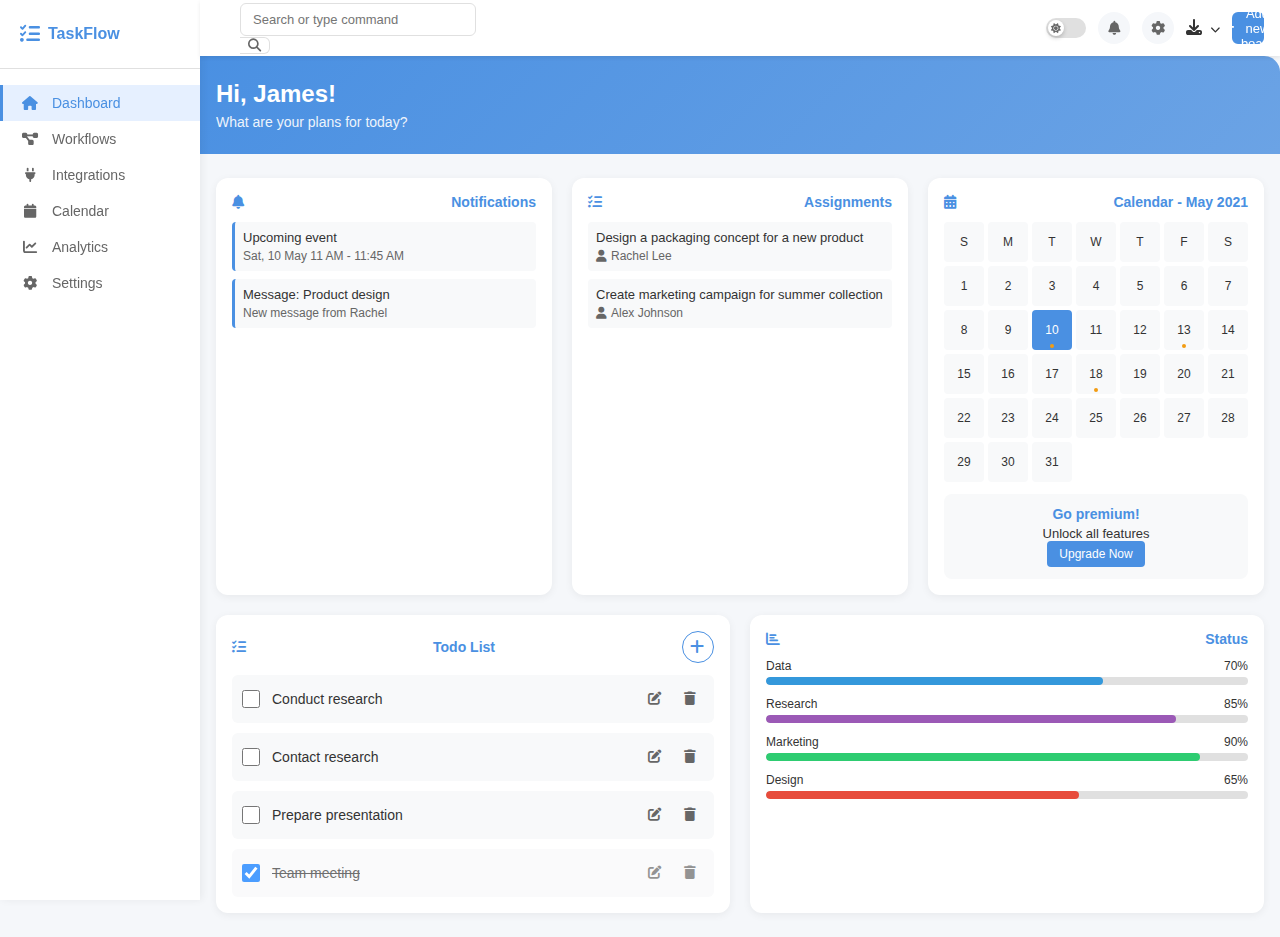
<file: etc/v1.html>
<!DOCTYPE html>
<html lang="id">
<head>
    <meta charset="UTF-8">
    <meta name="viewport" content="width=device-width, initial-scale=1.0">
    <title>Task Management Platform</title>
    <link rel="stylesheet" href="https://cdnjs.cloudflare.com/ajax/libs/font-awesome/6.4.0/css/all.min.css">
    <style>
        * {
            margin: 0;
            padding: 0;
            box-sizing: border-box;
        }

        body {
            font-family: 'Segoe UI', Tahoma, Geneva, Verdana, sans-serif;
            background-color: #f5f7fa;
            color: #333;
            display: flex;
            transition: background-color 0.3s, color 0.3s;
        }

        body.dark-mode {
            background-color: #1a1a2e;
            color: #eee;
        }

        /* Sidebar Styles */
        .sidebar {
            width: 200px;
            background-color: white;
            box-shadow: 2px 0 8px rgba(0,0,0,0.06);
            padding: 24px 0;
            position: fixed;
            height: 100vh;
            overflow-y: auto;
            z-index: 10;
            transition: background-color 0.3s;
        }

        body.dark-mode .sidebar {
            background-color: #16213e;
            box-shadow: 2px 0 8px rgba(0,0,0,0.2);
        }

        .sidebar-logo {
            display: flex;
            align-items: center;
            gap: 8px;
            padding: 0 20px 24px;
            border-bottom: 1px solid #e0e0e0;
            margin-bottom: 16px;
        }

        body.dark-mode .sidebar-logo {
            border-bottom-color: #0f3460;
        }

        .sidebar-logo i {
            font-size: 20px;
            color: #4a90e2;
        }

        .sidebar-logo span {
            font-size: 16px;
            font-weight: 600;
            color: #4a90e2;
        }

        .sidebar-menu {
            list-style: none;
        }

        .sidebar-item {
            display: flex;
            align-items: center;
            gap: 12px;
            padding: 10px 20px;
            color: #666;
            cursor: pointer;
            transition: all 0.2s;
            font-size: 14px;
        }

        body.dark-mode .sidebar-item {
            color: #aaa;
        }

        .sidebar-item:hover {
            background-color: #f0f4f8;
            color: #4a90e2;
        }

        body.dark-mode .sidebar-item:hover {
            background-color: #0f3460;
            color: #64b5f6;
        }

        .sidebar-item.active {
            background-color: #e6f0ff;
            color: #4a90e2;
            border-left: 3px solid #4a90e2;
            padding-left: 17px;
        }

        body.dark-mode .sidebar-item.active {
            background-color: #0f3460;
            color: #64b5f6;
            border-left-color: #64b5f6;
        }

        .sidebar-item i {
            width: 20px;
            text-align: center;
        }

        /* Main Content Container */
        .main-container {
            flex: 1;
            margin-left: 200px;
            display: flex;
            flex-direction: column;
        }

        /* Header Styles */
        .header {
            background-color: white;
            box-shadow: 0 2px 4px rgba(0,0,0,0.08);
            padding: 0 16px;
            height: 56px;
            display: flex;
            align-items: center;
            justify-content: space-between;
            position: sticky;
            top: 0;
            z-index: 100;
            transition: background-color 0.3s;
        }

        body.dark-mode .header {
            background-color: #0f3460;
            box-shadow: 0 2px 4px rgba(0,0,0,0.2);
        }

        .search-container {
            flex: 1;
            max-width: 400px;
            margin: 0 24px;
            display: flex;
            align-items: center;
        }

        .search-box {
            width: 100%;
            padding: 8px 12px;
            border: 1px solid #e0e0e0;
            border-radius: 6px;
            font-size: 13px;
            outline: none;
            transition: border-color 0.2s;
        }

        body.dark-mode .search-box {
            background-color: #16213e;
            border-color: #0f3460;
            color: #eee;
        }

        .search-box:focus {
            border-color: #4a90e2;
        }

        .search-button {
            background: none;
            border: 1px solid #e0e0e0;
            border-left: none;
            color: #666;
            cursor: pointer;
            padding: 0 8px;
            border-radius: 0 6px 6px 0;
            transition: background-color 0.2s;
        }

        body.dark-mode .search-button {
            border-color: #0f3460;
            color: #aaa;
        }

        .search-button:hover {
            background-color: #f0f4f8;
        }

        body.dark-mode .search-button:hover {
            background-color: #0f3460;
        }

        .header-actions {
            display: flex;
            align-items: center;
            gap: 12px;
        }

        .action-btn {
            width: 32px;
            height: 32px;
            border-radius: 50%;
            border: none;
            background-color: #f5f7fa;
            color: #666;
            cursor: pointer;
            display: flex;
            align-items: center;
            justify-content: center;
            transition: all 0.2s;
        }

        body.dark-mode .action-btn {
            background-color: #16213e;
            color: #aaa;
        }

        .action-btn:hover {
            background-color: #e6f0ff;
            color: #4a90e2;
        }

        body.dark-mode .action-btn:hover {
            background-color: #0f3460;
            color: #64b5f6;
        }

        .action-btn i {
            font-size: 14px;
        }

        .export-btn {
            position: relative;
        }

        .export-dropdown {
            position: absolute;
            top: 100%;
            right: 0;
            margin-top: 8px;
            background: white;
            border-radius: 8px;
            box-shadow: 0 4px 12px rgba(0,0,0,0.15);
            padding: 8px;
            display: none;
            min-width: 120px;
        }

        body.dark-mode .export-dropdown {
            background: #16213e;
            box-shadow: 0 4px 12px rgba(0,0,0,0.3);
        }

        .export-dropdown.active {
            display: block;
        }

        .export-option {
            padding: 8px 12px;
            border-radius: 6px;
            cursor: pointer;
            transition: background 0.2s;
            font-size: 13px;
        }

        .export-option:hover {
            background-color: #f5f7fa;
        }

        body.dark-mode .export-option:hover {
            background-color: #0f3460;
        }

        .add-board-btn {
            background-color: #4a90e2;
            color: white;
            border-radius: 6px;
            padding: 6px 12px;
            font-weight: 500;
            font-size: 13px;
            transition: background-color 0.2s;
            display: flex;
            align-items: center;
            gap: 6px;
        }

        body.dark-mode .add-board-btn {
            background-color: #0f4c81;
        }

        .add-board-btn:hover {
            background-color: #3a7bc8;
        }

        body.dark-mode .add-board-btn:hover {
            background-color: #0a3d62;
        }

        .theme-toggle {
            position: relative;
            width: 40px;
            height: 20px;
            background-color: #e0e0e0;
            border-radius: 10px;
            cursor: pointer;
            transition: background-color 0.3s;
        }

        body.dark-mode .theme-toggle {
            background-color: #0f3460;
        }

        .theme-toggle-slider {
            position: absolute;
            top: 2px;
            left: 2px;
            width: 16px;
            height: 16px;
            background-color: white;
            border-radius: 50%;
            transition: transform 0.3s;
            box-shadow: 0 2px 4px rgba(0,0,0,0.2);
            display: flex;
            align-items: center;
            justify-content: center;
        }

        .theme-toggle.active {
            background-color: #4a90e2;
        }

        .theme-toggle.active .theme-toggle-slider {
            transform: translateX(20px);
        }

        .theme-toggle i {
            font-size: 10px;
            color: #666;
        }

        body.dark-mode .theme-toggle i {
            color: #aaa;
        }

        /* Greeting Section */
        .greeting-section {
            padding: 24px 16px;
            background: linear-gradient(135deg, #4a90e2 0%, #6ba3e5 100%);
            color: white;
            border-radius: 0 16px 0 0;
            transition: background 0.3s;
        }

        body.dark-mode .greeting-section {
            background: linear-gradient(135deg, #0f4c81 0%, #1a5490 100%);
        }

        .greeting-content {
            max-width: 1200px;
            margin: 0 auto;
        }

        .greeting-title {
            font-size: 24px;
            font-weight: 600;
            margin-bottom: 6px;
        }

        .greeting-subtitle {
            font-size: 14px;
            opacity: 0.9;
        }

        /* Content Area */
        .content-area {
            flex: 1;
            padding: 24px 16px;
            max-width: 1200px;
            margin: 0 auto;
            width: 100%;
        }

        /* Cards Grid */
        .cards-grid {
            display: grid;
            grid-template-columns: repeat(3, 1fr);
            gap: 20px;
            margin-bottom: 20px;
        }

        .card {
            background: white;
            border-radius: 12px;
            padding: 16px;
            box-shadow: 0 2px 8px rgba(0,0,0,0.06);
            transition: background-color 0.3s, box-shadow 0.3s;
        }

        body.dark-mode .card {
            background-color: #16213e;
            box-shadow: 0 2px 8px rgba(0,0,0,0.2);
        }

        .card-header {
            display: flex;
            align-items: center;
            justify-content: space-between;
            margin-bottom: 12px;
            font-weight: 600;
            color: #4a90e2;
            font-size: 14px;
        }

        body.dark-mode .card-header {
            color: #64b5f6;
        }

        .card-content {
            font-size: 13px;
        }

        /* Todo List Styles */
        .todo-list {
            display: flex;
            flex-direction: column;
            gap: 10px;
        }

        .todo-item {
            display: flex;
            align-items: center;
            padding: 10px;
            background-color: #f8f9fa;
            border-radius: 6px;
            transition: background-color 0.2s;
        }

        body.dark-mode .todo-item {
            background-color: #0f3460;
        }

        .todo-item.completed {
            opacity: 0.7;
        }

        .todo-item.completed .todo-text {
            text-decoration: line-through;
        }

        .todo-checkbox {
            width: 18px;
            height: 18px;
            margin-right: 12px;
            cursor: pointer;
        }

        .todo-text {
            flex: 1;
            font-size: 14px;
        }

        .todo-actions {
            display: flex;
            gap: 8px;
        }

        .todo-btn {
            width: 28px;
            height: 28px;
            border-radius: 4px;
            border: none;
            background-color: transparent;
            color: #666;
            cursor: pointer;
            display: flex;
            align-items: center;
            justify-content: center;
            transition: all 0.2s;
        }

        body.dark-mode .todo-btn {
            color: #aaa;
        }

        .todo-btn:hover {
            background-color: #e6f0ff;
            color: #4a90e2;
        }

        body.dark-mode .todo-btn:hover {
            background-color: #0f3460;
            color: #64b5f6;
        }

        .add-todo-btn {
            width: 32px;
            height: 32px;
            border-radius: 50%;
            border: 1px solid #4a90e2;
            background-color: transparent;
            color: #4a90e2;
            cursor: pointer;
            display: flex;
            align-items: center;
            justify-content: center;
            transition: all 0.2s;
            font-size: 16px;
        }

        body.dark-mode .add-todo-btn {
            border-color: #64b5f6;
            color: #64b5f6;
        }

        .add-todo-btn:hover {
            background-color: #4a90e2;
            color: white;
        }

        body.dark-mode .add-todo-btn:hover {
            background-color: #64b5f6;
            color: #16213e;
        }

        /* Edit Input */
        .todo-input {
            flex: 1;
            padding: 6px 10px;
            border: 1px solid #4a90e2;
            border-radius: 4px;
            font-size: 14px;
            outline: none;
        }

        body.dark-mode .todo-input {
            background-color: #0f3460;
            color: #eee;
            border-color: #64b5f6;
        }

        /* Notification Styles */
        .notification-item {
            padding: 8px;
            background-color: #f8f9fa;
            border-left: 3px solid #4a90e2;
            margin-bottom: 8px;
            border-radius: 4px;
            transition: background-color 0.3s;
        }

        body.dark-mode .notification-item {
            background-color: #0f3460;
            border-left-color: #64b5f6;
        }

        .notification-title {
            font-weight: 500;
            margin-bottom: 4px;
        }

        .notification-time {
            color: #666;
            font-size: 12px;
        }

        body.dark-mode .notification-time {
            color: #aaa;
        }

        /* Assignment Styles */
        .assignment-item {
            padding: 8px;
            background-color: #f8f9fa;
            margin-bottom: 8px;
            border-radius: 4px;
            transition: background-color 0.3s;
        }

        body.dark-mode .assignment-item {
            background-color: #0f3460;
        }

        .assignment-title {
            font-weight: 500;
            margin-bottom: 4px;
        }

        .assignment-assigner {
            display: flex;
            align-items: center;
            gap: 4px;
            color: #666;
            font-size: 12px;
        }

        body.dark-mode .assignment-assigner {
            color: #aaa;
        }

        /* Calendar Styles */
        .calendar-grid {
            display: grid;
            grid-template-columns: repeat(7, 1fr);
            gap: 4px;
            margin-top: 8px;
        }

        .calendar-day {
            aspect-ratio: 1;
            display: flex;
            align-items: center;
            justify-content: center;
            border-radius: 4px;
            font-size: 12px;
            background-color: #f8f9fa;
            transition: background-color 0.3s;
        }

        body.dark-mode .calendar-day {
            background-color: #0f3460;
        }

        .calendar-day.today {
            background-color: #4a90e2;
            color: white;
        }

        body.dark-mode .calendar-day.today {
            background-color: #0f4c81;
        }

        .calendar-day.event {
            position: relative;
        }

        .calendar-day.event::after {
            content: '';
            position: absolute;
            bottom: 2px;
            left: 50%;
            transform: translateX(-50%);
            width: 4px;
            height: 4px;
            background-color: #f39c12;
            border-radius: 50%;
        }

        /* Status Styles */
        .stat-item {
            margin-bottom: 12px;
        }

        .stat-label {
            display: flex;
            justify-content: space-between;
            margin-bottom: 4px;
            font-size: 12px;
        }

        .stat-bar {
            height: 8px;
            background-color: #e0e0e0;
            border-radius: 4px;
            overflow: hidden;
        }

        body.dark-mode .stat-bar {
            background-color: #0f3460;
        }

        .stat-progress {
            height: 100%;
            border-radius: 4px;
        }

        /* Go Premium Styles */
        .go-premium {
            background-color: #f8f9fa;
            border-radius: 8px;
            padding: 12px;
            text-align: center;
            margin-top: 12px;
            transition: background-color 0.3s;
        }

        body.dark-mode .go-premium {
            background-color: #0f3460;
        }

        .go-premium h3 {
            color: #4a90e2;
            font-size: 14px;
            margin-bottom: 4px;
        }

        body.dark-mode .go-premium h3 {
            color: #64b5f6;
        }

        .premium-btn {
            background-color: #4a90e2;
            color: white;
            border: none;
            padding: 6px 12px;
            border-radius: 4px;
            cursor: pointer;
            font-weight: 500;
            font-size: 12px;
            transition: background-color 0.2s;
        }

        body.dark-mode .premium-btn {
            background-color: #0f4c81;
        }

        .premium-btn:hover {
            background-color: #3a7bc8;
        }

        body.dark-mode .premium-btn:hover {
            background-color: #0a3d62;
        }

        /* Bottom Row */
        .bottom-row {
            display: grid;
            grid-template-columns: repeat(2, 1fr);
            gap: 20px;
        }

        /* Responsive */
        @media (max-width: 1024px) {
            .cards-grid {
                grid-template-columns: repeat(2, 1fr);
            }
            
            .bottom-row {
                grid-template-columns: 1fr;
            }
        }

        @media (max-width: 768px) {
            .sidebar {
                width: 60px;
            }
            
            .sidebar-logo span {
                display: none;
            }
            
            .sidebar-item span {
                display: none;
            }
            
            .main-container {
                margin-left: 60px;
            }
            
            .cards-grid {
                grid-template-columns: 1fr;
            }
        }
    </style>
</head>
<body>
    <!-- Sidebar -->
    <aside class="sidebar">
        <div class="sidebar-logo">
            <i class="fas fa-tasks"></i>
            <span>TaskFlow</span>
        </div>
        <ul class="sidebar-menu">
            <li class="sidebar-item active">
                <i class="fas fa-home"></i>
                <span>Dashboard</span>
            </li>
            <li class="sidebar-item">
                <i class="fas fa-project-diagram"></i>
                <span>Workflows</span>
            </li>
            <li class="sidebar-item">
                <i class="fas fa-plug"></i>
                <span>Integrations</span>
            </li>
            <li class="sidebar-item">
                <i class="fas fa-calendar"></i>
                <span>Calendar</span>
            </li>
            <li class="sidebar-item">
                <i class="fas fa-chart-line"></i>
                <span>Analytics</span>
            </li>
            <li class="sidebar-item">
                <i class="fas fa-cog"></i>
                <span>Settings</span>
            </li>
        </ul>
    </aside>

    <!-- Main Container -->
    <div class="main-container">
        <!-- Header -->
        <header class="header">
            <div class="search-container">
                <form action="https://www.google.com/search" method="GET" target="_blank">
                    <input type="text" class="search-box" name="q" placeholder="Search or type command">
                    <button type="submit" class="search-button">
                        <i class="fas fa-search"></i>
                    </button>
                </form>
            </div>

            <div class="header-actions">
                <button class="action-btn theme-toggle" id="themeToggle">
                    <div class="theme-toggle-slider">
                        <i class="fas fa-sun"></i>
                    </div>
                </button>
                <button class="action-btn">
                    <i class="fas fa-bell"></i>
                </button>
                <button class="action-btn">
                    <i class="fas fa-cog"></i>
                </button>
                <div class="export-btn" id="exportBtn">
                    <i class="fas fa-download"></i>
                    <i class="fas fa-chevron-down" style="margin-left: 4px; font-size: 10px;"></i>
                    <div class="export-dropdown" id="exportDropdown">
                        <div class="export-option">Export as PDF</div>
                        <div class="export-option">Export as CSV</div>
                        <div class="export-option">Export as JSON</div>
                    </div>
                </div>
                <button class="action-btn add-board-btn">
                    <i class="fas fa-plus"></i> Add new board
                </button>
            </div>
        </header>

        <!-- Greeting Section -->
        <section class="greeting-section">
            <div class="greeting-content">
                <h1 class="greeting-title">Hi, James!</h1>
                <p class="greeting-subtitle">What are your plans for today?</p>
            </div>
        </section>

        <!-- Content Area -->
        <div class="content-area">
            <!-- Top Row - 3 Cards -->
            <div class="cards-grid">
                <!-- Notifications Card -->
                <div class="card">
                    <div class="card-header">
                        <i class="fas fa-bell"></i>
                        Notifications
                    </div>
                    <div class="card-content">
                        <div class="notification-item">
                            <div class="notification-title">Upcoming event</div>
                            <div class="notification-time">Sat, 10 May 11 AM - 11:45 AM</div>
                        </div>
                        <div class="notification-item">
                            <div class="notification-title">Message: Product design</div>
                            <div class="notification-time">New message from Rachel</div>
                        </div>
                    </div>
                </div>

                <!-- Assignments Card -->
                <div class="card">
                    <div class="card-header">
                        <i class="fas fa-tasks"></i>
                        Assignments
                    </div>
                    <div class="card-content">
                        <div class="assignment-item">
                            <div class="assignment-title">Design a packaging concept for a new product</div>
                            <div class="assignment-assigner">
                                <i class="fas fa-user"></i> Rachel Lee
                            </div>
                        </div>
                        <div class="assignment-item">
                            <div class="assignment-title">Create marketing campaign for summer collection</div>
                            <div class="assignment-assigner">
                                <i class="fas fa-user"></i> Alex Johnson
                            </div>
                        </div>
                    </div>
                </div>

                <!-- Calendar Card -->
                <div class="card">
                    <div class="card-header">
                        <i class="fas fa-calendar-alt"></i>
                        Calendar - May 2021
                    </div>
                    <div class="card-content">
                        <div class="calendar-grid">
                            <div class="calendar-day">S</div>
                            <div class="calendar-day">M</div>
                            <div class="calendar-day">T</div>
                            <div class="calendar-day">W</div>
                            <div class="calendar-day">T</div>
                            <div class="calendar-day">F</div>
                            <div class="calendar-day">S</div>
                            <div class="calendar-day">1</div>
                            <div class="calendar-day">2</div>
                            <div class="calendar-day">3</div>
                            <div class="calendar-day">4</div>
                            <div class="calendar-day">5</div>
                            <div class="calendar-day">6</div>
                            <div class="calendar-day">7</div>
                            <div class="calendar-day">8</div>
                            <div class="calendar-day">9</div>
                            <div class="calendar-day today event">10</div>
                            <div class="calendar-day">11</div>
                            <div class="calendar-day">12</div>
                            <div class="calendar-day event">13</div>
                            <div class="calendar-day">14</div>
                            <div class="calendar-day">15</div>
                            <div class="calendar-day">16</div>
                            <div class="calendar-day">17</div>
                            <div class="calendar-day event">18</div>
                            <div class="calendar-day">19</div>
                            <div class="calendar-day">20</div>
                            <div class="calendar-day">21</div>
                            <div class="calendar-day">22</div>
                            <div class="calendar-day">23</div>
                            <div class="calendar-day">24</div>
                            <div class="calendar-day">25</div>
                            <div class="calendar-day">26</div>
                            <div class="calendar-day">27</div>
                            <div class="calendar-day">28</div>
                            <div class="calendar-day">29</div>
                            <div class="calendar-day">30</div>
                            <div class="calendar-day">31</div>
                        </div>
                        <div class="go-premium">
                            <h3>Go premium!</h3>
                            <p>Unlock all features</p>
                            <button class="premium-btn">Upgrade Now</button>
                        </div>
                    </div>
                </div>
            </div>

            <!-- Bottom Row - 2 Cards -->
            <div class="bottom-row">
                <!-- Todo List Card -->
                <div class="card">
                    <div class="card-header">
                        <i class="fas fa-list-check"></i>
                        Todo List
                        <button class="add-todo-btn" id="addTodoBtn">
                            <i class="fas fa-plus"></i>
                        </button>
                    </div>
                    <div class="card-content">
                        <div class="todo-list" id="todoList">
                            <div class="todo-item">
                                <input type="checkbox" class="todo-checkbox">
                                <span class="todo-text">Conduct research</span>
                                <div class="todo-actions">
                                    <button class="todo-btn edit-btn"><i class="fas fa-edit"></i></button>
                                    <button class="todo-btn delete-btn"><i class="fas fa-trash"></i></button>
                                </div>
                            </div>
                            <div class="todo-item">
                                <input type="checkbox" class="todo-checkbox">
                                <span class="todo-text">Contact research</span>
                                <div class="todo-actions">
                                    <button class="todo-btn edit-btn"><i class="fas fa-edit"></i></button>
                                    <button class="todo-btn delete-btn"><i class="fas fa-trash"></i></button>
                                </div>
                            </div>
                            <div class="todo-item">
                                <input type="checkbox" class="todo-checkbox">
                                <span class="todo-text">Prepare presentation</span>
                                <div class="todo-actions">
                                    <button class="todo-btn edit-btn"><i class="fas fa-edit"></i></button>
                                    <button class="todo-btn delete-btn"><i class="fas fa-trash"></i></button>
                                </div>
                            </div>
                            <div class="todo-item completed">
                                <input type="checkbox" class="todo-checkbox" checked>
                                <span class="todo-text">Team meeting</span>
                                <div class="todo-actions">
                                    <button class="todo-btn edit-btn"><i class="fas fa-edit"></i></button>
                                    <button class="todo-btn delete-btn"><i class="fas fa-trash"></i></button>
                                </div>
                            </div>
                        </div>
                    </div>
                </div>

                <!-- Status Card -->
                <div class="card">
                    <div class="card-header">
                        <i class="fas fa-chart-bar"></i>
                        Status
                    </div>
                    <div class="card-content">
                        <div class="stat-item">
                            <div class="stat-label">
                                <span>Data</span>
                                <span>70%</span>
                            </div>
                            <div class="stat-bar">
                                <div class="stat-progress" style="width: 70%; background-color: #3498db;"></div>
                            </div>
                        </div>
                        <div class="stat-item">
                            <div class="stat-label">
                                <span>Research</span>
                                <span>85%</span>
                            </div>
                            <div class="stat-bar">
                                <div class="stat-progress" style="width: 85%; background-color: #9b59b6;"></div>
                            </div>
                        </div>
                        <div class="stat-item">
                            <div class="stat-label">
                                <span>Marketing</span>
                                <span>90%</span>
                            </div>
                            <div class="stat-bar">
                                <div class="stat-progress" style="width: 90%; background-color: #2ecc71;"></div>
                            </div>
                        </div>
                        <div class="stat-item">
                            <div class="stat-label">
                                <span>Design</span>
                                <span>65%</span>
                            </div>
                            <div class="stat-bar">
                                <div class="stat-progress" style="width: 65%; background-color: #e74c3c;"></div>
                            </div>
                        </div>
                    </div>
                </div>
            </div>
        </div>
    </div>

    <script>
        // Export dropdown toggle
        document.getElementById('exportBtn').addEventListener('click', function() {
            document.getElementById('exportDropdown').classList.toggle('active');
        });

        // Close dropdown when clicking outside
        document.addEventListener('click', function(event) {
            const exportBtn = document.getElementById('exportBtn');
            const exportDropdown = document.getElementById('exportDropdown');
            
            if (!exportBtn.contains(event.target)) {
                exportDropdown.classList.remove('active');
            }
        });

        // Theme toggle
        document.getElementById('themeToggle').addEventListener('click', function() {
            const body = document.body;
            const toggle = document.getElementById('themeToggle');
            const toggleIcon = toggle.querySelector('i');
            
            body.classList.toggle('dark-mode');
            toggle.classList.toggle('active');
            
            if (body.classList.contains('dark-mode')) {
                toggleIcon.classList.remove('fa-sun');
                toggleIcon.classList.add('fa-moon');
            } else {
                toggleIcon.classList.remove('fa-moon');
                toggleIcon.classList.add('fa-sun');
            }
        });

        // Sidebar active state
        document.querySelectorAll('.sidebar-item').forEach(item => {
            item.addEventListener('click', function() {
                document.querySelectorAll('.sidebar-item').forEach(nav => nav.classList.remove('active'));
                this.classList.add('active');
            });
        });

        // Premium button click
        document.querySelector('.premium-btn').addEventListener('click', function() {
            alert('Redirecting to premium upgrade page...');
        });

        // Todo List Functionality
        const todoList = document.getElementById('todoList');
        const addTodoBtn = document.getElementById('addTodoBtn');

        // Add new todo
        addTodoBtn.addEventListener('click', function() {
            const newTodoItem = document.createElement('div');
            newTodoItem.className = 'todo-item';
            
            newTodoItem.innerHTML = `
                <input type="checkbox" class="todo-checkbox">
                <input type="text" class="todo-input" placeholder="New task...">
                <div class="todo-actions">
                    <button class="todo-btn save-btn"><i class="fas fa-check"></i></button>
                    <button class="todo-btn delete-btn"><i class="fas fa-trash"></i></button>
                </div>
            `;
            
            todoList.appendChild(newTodoItem);
            
            // Focus on the input field
            const input = newTodoItem.querySelector('.todo-input');
            input.focus();
            
            // Save button functionality
            const saveBtn = newTodoItem.querySelector('.save-btn');
            saveBtn.addEventListener('click', function() {
                const text = input.value.trim();
                if (text) {
                    const todoText = document.createElement('span');
                    todoText.className = 'todo-text';
                    todoText.textContent = text;
                    
                    newTodoItem.innerHTML = `
                        <input type="checkbox" class="todo-checkbox">
                        <span class="todo-text">${text}</span>
                        <div class="todo-actions">
                            <button class="todo-btn edit-btn"><i class="fas fa-edit"></i></button>
                            <button class="todo-btn delete-btn"><i class="fas fa-trash"></i></button>
                        </div>
                    `;
                    
                    // Re-attach event listeners
                    attachTodoListeners(newTodoItem);
                } else {
                    newTodoItem.remove();
                }
            });
            
            // Cancel on Enter key
            input.addEventListener('keypress', function(e) {
                if (e.key === 'Enter') {
                    saveBtn.click();
                }
            });
        });

        // Attach event listeners to todo items
        function attachTodoListeners(todoItem) {
            const checkbox = todoItem.querySelector('.todo-checkbox');
            const editBtn = todoItem.querySelector('.edit-btn');
            const deleteBtn = todoItem.querySelector('.delete-btn');
            
            // Checkbox functionality
            checkbox.addEventListener('change', function() {
                if (this.checked) {
                    todoItem.classList.add('completed');
                } else {
                    todoItem.classList.remove('completed');
                }
            });
            
            // Edit functionality
            editBtn.addEventListener('click', function() {
                const todoText = todoItem.querySelector('.todo-text');
                const currentText = todoText.textContent;
                
                todoItem.innerHTML = `
                    <input type="checkbox" class="todo-checkbox" ${checkbox.checked ? 'checked' : ''}>
                    <input type="text" class="todo-input" value="${currentText}">
                    <div class="todo-actions">
                        <button class="todo-btn save-btn"><i class="fas fa-check"></i></button>
                        <button class="todo-btn delete-btn"><i class="fas fa-trash"></i></button>
                    </div>
                `;
                
                // Focus on the input field
                const input = todoItem.querySelector('.todo-input');
                input.focus();
                input.select();
                
                // Save button functionality
                const saveBtn = todoItem.querySelector('.save-btn');
                saveBtn.addEventListener('click', function() {
                    const text = input.value.trim();
                    if (text) {
                        todoItem.innerHTML = `
                            <input type="checkbox" class="todo-checkbox" ${checkbox.checked ? 'checked' : ''}>
                            <span class="todo-text">${text}</span>
                            <div class="todo-actions">
                                <button class="todo-btn edit-btn"><i class="fas fa-edit"></i></button>
                                <button class="todo-btn delete-btn"><i class="fas fa-trash"></i></button>
                            </div>
                        `;
                        
                        // Re-attach event listeners
                        attachTodoListeners(todoItem);
                    } else {
                        todoItem.remove();
                    }
                });
                
                // Cancel on Enter key
                input.addEventListener('keypress', function(e) {
                    if (e.key === 'Enter') {
                        saveBtn.click();
                    }
                });
            });
            
            // Delete functionality
            deleteBtn.addEventListener('click', function() {
                todoItem.remove();
            });
        }

        // Attach initial event listeners to existing todo items
        document.querySelectorAll('.todo-item').forEach(todoItem => {
            attachTodoListeners(todoItem);
        });
    </script>
</body>
</html>
</file>
